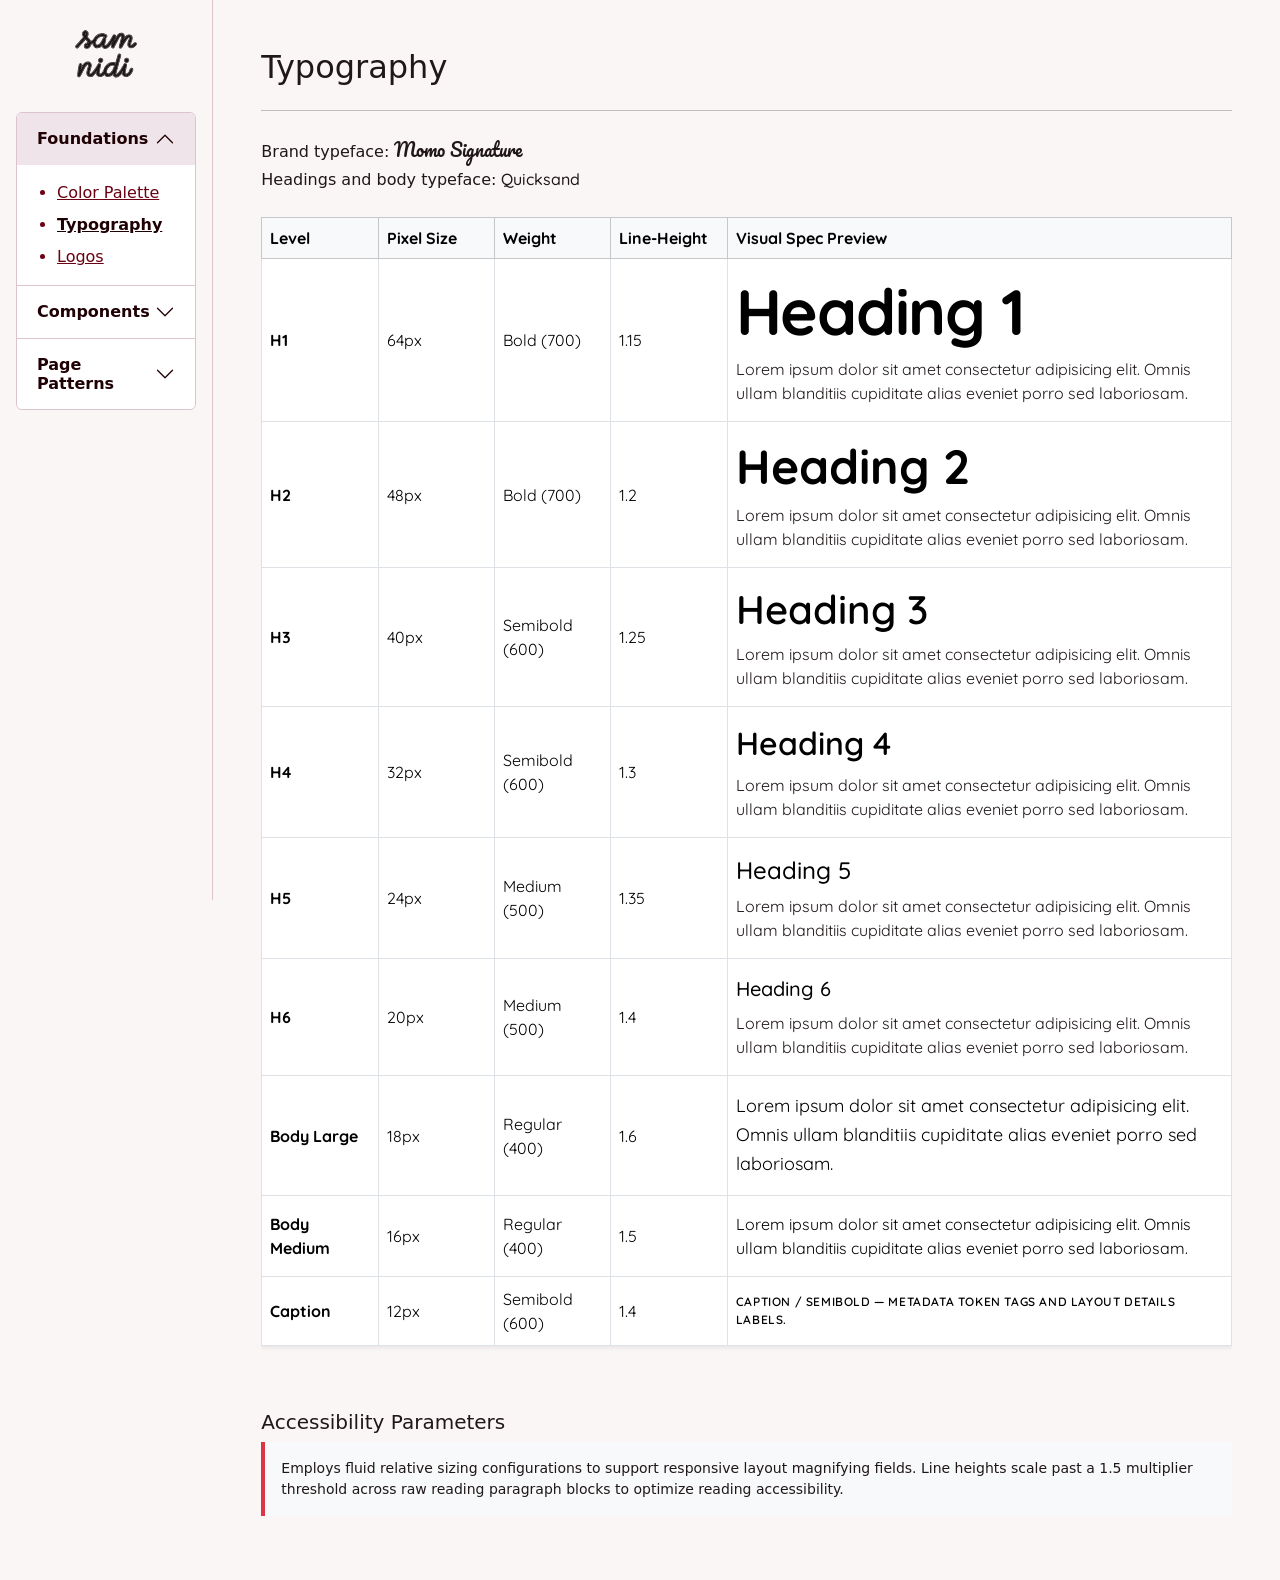
<file: Foundation/typography.html>
<!DOCTYPE html>
<html lang="en">
<head>
  <meta charset="UTF-8">
  <meta name="viewport" content="width=device-width, initial-scale=1.0">
  <title>Typography - Design System</title>

  <link rel="preconnect" href="https://fonts.googleapis.com">
  <link rel="preconnect" href="https://fonts.gstatic.com" crossorigin>
  <link href="https://fonts.googleapis.com/css2?family=Pacifico&family=Quicksand:wght@400;500;600;700&display=swap" rel="stylesheet">

  <link href="https://cdn.jsdelivr.net/npm/bootstrap@5.3.2/dist/css/bootstrap.min.css" rel="stylesheet">

  <style>
    :root {
      --bg: #FAF6F5;
      --surface: #ffffff;
      --ink: #1F1718;
      --muted: #838383;
      --wine: #6A0011;
      --wine-dark: #370009;
      --lavender-light: #F3EBE9;
      --sidebar-border: #DCC4CE;
      --sidebar-active: #EFE4E9;
    }

    * {
      box-sizing: border-box;
    }

    body {
      background: var(--bg);
      color: var(--ink);
    }

    a,
    a:hover,
    a:focus {
      color: inherit;
      text-decoration: none;
    }

    /* Sidebar */
    .sidebar-wrapper {
      position: fixed;
      top: 0;
      left: 0;
      width: 16.666667%;
      height: 100vh;
      background-color: var(--bg);
      border-right: 1px solid var(--sidebar-border);
      padding: 0 1rem;
      z-index: 1030;
      overflow-y: auto;
    }

    main {
      margin-left: 16.666667%;
    }

    .brand-wrapper {
      background: transparent;
      padding: 0;
      margin-bottom: 1.5rem;
      text-align: center;
      display: block;
      border-bottom: none;
    }

    .nav-logo-frame {
      width: 72px;
      height: 72px;
      margin: 16px auto;
      display: flex;
      align-items: center;
      justify-content: center;
    }

    .nav-logo-frame img {
      max-width: 100%;
      max-height: 100%;
      object-fit: contain;
    }

    .nav-accordion {
      border: 1px solid var(--sidebar-border);
      border-radius: 0.375rem;
      overflow: hidden;
      background-color: #ffffff;
    }

    .nav-accordion .accordion-item {
      border: none;
      background-color: #ffffff;
    }

    .nav-accordion .accordion-item:not(:last-child) {
      border-bottom: 1px solid var(--sidebar-border);
    }

    .nav-accordion .accordion-button {
      background-color: #ffffff;
      color: #1F0005;
      font-size: 1rem;
      font-weight: 600;
      padding: 1rem 1.25rem;
      box-shadow: none;
    }

    .nav-accordion .accordion-button:not(.collapsed) {
      background-color: var(--sidebar-active);
      color: #1F0005;
      box-shadow: none;
    }

    .nav-accordion .accordion-button:focus {
      box-shadow: none;
    }

    .nav-accordion .accordion-button::after {
      filter: brightness(0) saturate(100%) invert(6%) sepia(87%) saturate(3061%) hue-rotate(334deg) brightness(50%) contrast(109%);
    }

    .nav-accordion .accordion-body {
      padding: 1rem 1.25rem;
      background-color: #ffffff;
    }

    .sidebar-subnav {
      list-style: disc;
      padding-left: 1.25rem;
      margin: 0;
    }

    .sidebar-subnav li {
      color: var(--wine);
      margin-bottom: 0.5rem;
    }

    .sidebar-subnav li:last-child {
      margin-bottom: 0;
    }

    .sidebar-subnav a {
      color: var(--wine);
      font-weight: 500;
      text-decoration: underline;
      display: inline-block;
    }

    .sidebar-subnav a:hover,
    .sidebar-subnav a.active-link {
      color: #1F0005;
      font-weight: 700;
    }

    /* Typography page text */
    .page-intro {
      font-size: 16px;
      color: var(--ink);
      line-height: 1.65;
      font-weight: 400;
    }

    .force-momo {
      font-family: "Pacifico", cursive;
    }

    .force-quicksand {
      font-family: "Quicksand", sans-serif;
    }

    /* IMPORTANT: Quicksand only inside the table */
    .typography-table,
    .typography-table th,
    .typography-table td,
    .typography-table .preview-heading-group,
    .typography-table .preview-body-subtext {
      font-family: "Quicksand", sans-serif;
    }

    .preview-heading-group {
      display: block;
      margin-bottom: 0.5rem;
      color: #000000;
    }

    .preview-body-subtext {
      display: block;
      color: var(--ink);
    }

    @media (max-width: 767.98px) {
      .sidebar-wrapper {
        position: relative;
        width: 100%;
        height: auto;
        padding: 1rem;
      }

      main {
        margin-left: 0;
      }
    }
  </style>
</head>

<body>
  <div class="container-fluid">
    <div class="row">
      <div class="col-md-3 col-lg-2 sidebar-wrapper">
                <a href="../index.html" class="brand-wrapper">
                    <div class="nav-logo-frame">
                        <img src="../Components/img/wordmark-4.svg" alt="sam nidhi logo mark">
                    </div>
                </a>

                <div class="accordion nav-accordion" id="accordionPanelsStayOpenExample">

                    <!-- Foundations Folder Section (Open by Default) -->
                    <div class="accordion-item">
                        <h2 class="accordion-header">
                            <button class="accordion-button" type="button" data-bs-toggle="collapse"
                                data-bs-target="#panelsStayOpen-fFoundations" aria-expanded="true">
                                Foundations
                            </button>
                        </h2>
                        <div id="panelsStayOpen-fFoundations" class="accordion-collapse collapse show">
                            <div class="accordion-body">
                                <ul class="sidebar-subnav">
                                    <!-- Move class="active-link" to whichever file you are on -->
                                    <li><a href="color.html">Color Palette</a></li>
                                    <li><a href="typography.html"  class="active-link">Typography</a></li>
                                    <li><a href="logo.html">Logos</a></li>
                                </ul>
                            </div>
                        </div>
                    </div>

                    <!-- Components Folder Section -->
                    <div class="accordion-item">
                        <h2 class="accordion-header">
                            <button class="accordion-button collapsed" type="button" data-bs-toggle="collapse"
                                data-bs-target="#panelsStayOpen-fComponents" aria-expanded="false">
                                Components
                            </button>
                        </h2>
                        <div id="panelsStayOpen-fComponents" class="accordion-collapse collapse">
                            <div class="accordion-body">
                                <ul class="sidebar-subnav">
                                    <li><a href="../Components/buttons.html">Buttons</a></li>
                                    <li><a href="../Components/cards.html">Cards</a></li>
                                    <li><a href="../Components/navigation.html">Navigation Bar</a></li>
                                </ul>
                            </div>
                        </div>
                    </div>

                    <!-- Page Patterns Folder Section -->
                    <div class="accordion-item">
                        <h2 class="accordion-header">
                            <button class="accordion-button collapsed" type="button" data-bs-toggle="collapse"
                                data-bs-target="#panelsStayOpen-fPages" aria-expanded="false">
                                Page Patterns
                            </button>
                        </h2>
                        <div id="panelsStayOpen-fPages" class="accordion-collapse collapse">
                            <div class="accordion-body">
                                <ul class="sidebar-subnav">
                                    <li><a href="../Pages/desktop.html">Desktop</a></li>
                                    <li><a href="../Pages/tablet.html">Tablet</a></li>
                                    <li><a href="../Pages/mobile.html">Mobile</a></li>
                                </ul>
                            </div>
                        </div>
                    </div>

                </div>
            </div>

      <main class="col-md-9 col-lg-10 px-md-5 py-5">
        <h2>Typography</h2>
        <hr class="my-4">

        <div class="my-4 page-intro">
          <div>
            Brand typeface:
            <span class="force-momo" style="font-size: 18px;">Momo Signature</span>
          </div>
          <div>
            Headings and body typeface:
            <span class="force-quicksand fw-medium">Quicksand</span>
          </div>
        </div>

        <div class="table-responsive mt-4">
          <table class="table table-bordered align-middle bg-white shadow-sm typography-table">
            <thead class="table-light">
              <tr>
                <th style="width: 12%;">Level</th>
                <th style="width: 12%;">Pixel Size</th>
                <th style="width: 12%;">Weight</th>
                <th style="width: 12%;">Line-Height</th>
                <th>Visual Spec Preview</th>
              </tr>
            </thead>

            <tbody>
              <tr>
                <td><strong>H1</strong></td>
                <td>64px</td>
                <td>Bold (700)</td>
                <td>1.15</td>
                <td class="py-3">
                  <span class="preview-heading-group"
                    style="font-size: 64px; font-weight: 700; line-height: 1.15; letter-spacing: -0.02em;">
                    Heading 1
                  </span>
                  <span class="preview-body-subtext"
                    style="font-size: 16px; font-weight: 400; line-height: 1.5;">
                    Lorem ipsum dolor sit amet consectetur adipisicing elit. Omnis ullam blanditiis cupiditate alias
                    eveniet porro sed laboriosam.
                  </span>
                </td>
              </tr>

              <tr>
                <td><strong>H2</strong></td>
                <td>48px</td>
                <td>Bold (700)</td>
                <td>1.2</td>
                <td class="py-3">
                  <span class="preview-heading-group"
                    style="font-size: 48px; font-weight: 700; line-height: 1.2;">
                    Heading 2
                  </span>
                  <span class="preview-body-subtext"
                    style="font-size: 16px; font-weight: 400; line-height: 1.5;">
                    Lorem ipsum dolor sit amet consectetur adipisicing elit. Omnis ullam blanditiis cupiditate alias
                    eveniet porro sed laboriosam.
                  </span>
                </td>
              </tr>

              <tr>
                <td><strong>H3</strong></td>
                <td>40px</td>
                <td>Semibold (600)</td>
                <td>1.25</td>
                <td class="py-3">
                  <span class="preview-heading-group"
                    style="font-size: 40px; font-weight: 600; line-height: 1.25;">
                    Heading 3
                  </span>
                  <span class="preview-body-subtext"
                    style="font-size: 16px; font-weight: 400; line-height: 1.5;">
                    Lorem ipsum dolor sit amet consectetur adipisicing elit. Omnis ullam blanditiis cupiditate alias
                    eveniet porro sed laboriosam.
                  </span>
                </td>
              </tr>

              <tr>
                <td><strong>H4</strong></td>
                <td>32px</td>
                <td>Semibold (600)</td>
                <td>1.3</td>
                <td class="py-3">
                  <span class="preview-heading-group"
                    style="font-size: 32px; font-weight: 600; line-height: 1.3;">
                    Heading 4
                  </span>
                  <span class="preview-body-subtext"
                    style="font-size: 16px; font-weight: 400; line-height: 1.5;">
                    Lorem ipsum dolor sit amet consectetur adipisicing elit. Omnis ullam blanditiis cupiditate alias
                    eveniet porro sed laboriosam.
                  </span>
                </td>
              </tr>

              <tr>
                <td><strong>H5</strong></td>
                <td>24px</td>
                <td>Medium (500)</td>
                <td>1.35</td>
                <td class="py-3">
                  <span class="preview-heading-group"
                    style="font-size: 24px; font-weight: 500; line-height: 1.35;">
                    Heading 5
                  </span>
                  <span class="preview-body-subtext"
                    style="font-size: 16px; font-weight: 400; line-height: 1.5;">
                    Lorem ipsum dolor sit amet consectetur adipisicing elit. Omnis ullam blanditiis cupiditate alias
                    eveniet porro sed laboriosam.
                  </span>
                </td>
              </tr>

              <tr>
                <td><strong>H6</strong></td>
                <td>20px</td>
                <td>Medium (500)</td>
                <td>1.4</td>
                <td class="py-3">
                  <span class="preview-heading-group"
                    style="font-size: 20px; font-weight: 500; line-height: 1.4;">
                    Heading 6
                  </span>
                  <span class="preview-body-subtext"
                    style="font-size: 16px; font-weight: 400; line-height: 1.5;">
                    Lorem ipsum dolor sit amet consectetur adipisicing elit. Omnis ullam blanditiis cupiditate alias
                    eveniet porro sed laboriosam.
                  </span>
                </td>
              </tr>

              <tr>
                <td><strong>Body Large</strong></td>
                <td>18px</td>
                <td>Regular (400)</td>
                <td>1.6</td>
                <td class="py-3" style="font-size: 18px; font-weight: 400; line-height: 1.6;">
                  Lorem ipsum dolor sit amet consectetur adipisicing elit. Omnis ullam blanditiis
                  cupiditate alias eveniet porro sed laboriosam.
                </td>
              </tr>

              <tr>
                <td><strong>Body Medium</strong></td>
                <td>16px</td>
                <td>Regular (400)</td>
                <td>1.5</td>
                <td class="py-3" style="font-size: 16px; font-weight: 400; line-height: 1.5;">
                  Lorem ipsum dolor sit amet consectetur adipisicing elit. Omnis ullam blanditiis
                  cupiditate alias eveniet porro sed laboriosam.
                </td>
              </tr>

              <tr>
                <td><strong>Caption</strong></td>
                <td>12px</td>
                <td>Semibold (600)</td>
                <td>1.4</td>
                <td class="py-3"
                  style="font-size: 12px; font-weight: 600; text-transform: uppercase; letter-spacing: 0.05em;">
                  CAPTION / SEMIBOLD — Metadata token tags and layout details labels.
                </td>
              </tr>
            </tbody>
          </table>
        </div>

        <h5 class="mt-5">Accessibility Parameters</h5>
        <p class="p-3 bg-light border-start border-4 border-danger small">
          Employs fluid relative sizing configurations to support responsive layout magnifying fields. Line
          heights scale past a 1.5 multiplier threshold across raw reading paragraph blocks to optimize
          reading accessibility.
        </p>
      </main>
    </div>
  </div>

  <script src="https://cdn.jsdelivr.net/npm/bootstrap@5.3.2/dist/js/bootstrap.bundle.min.js"></script>
</body>
</html>
</file>
